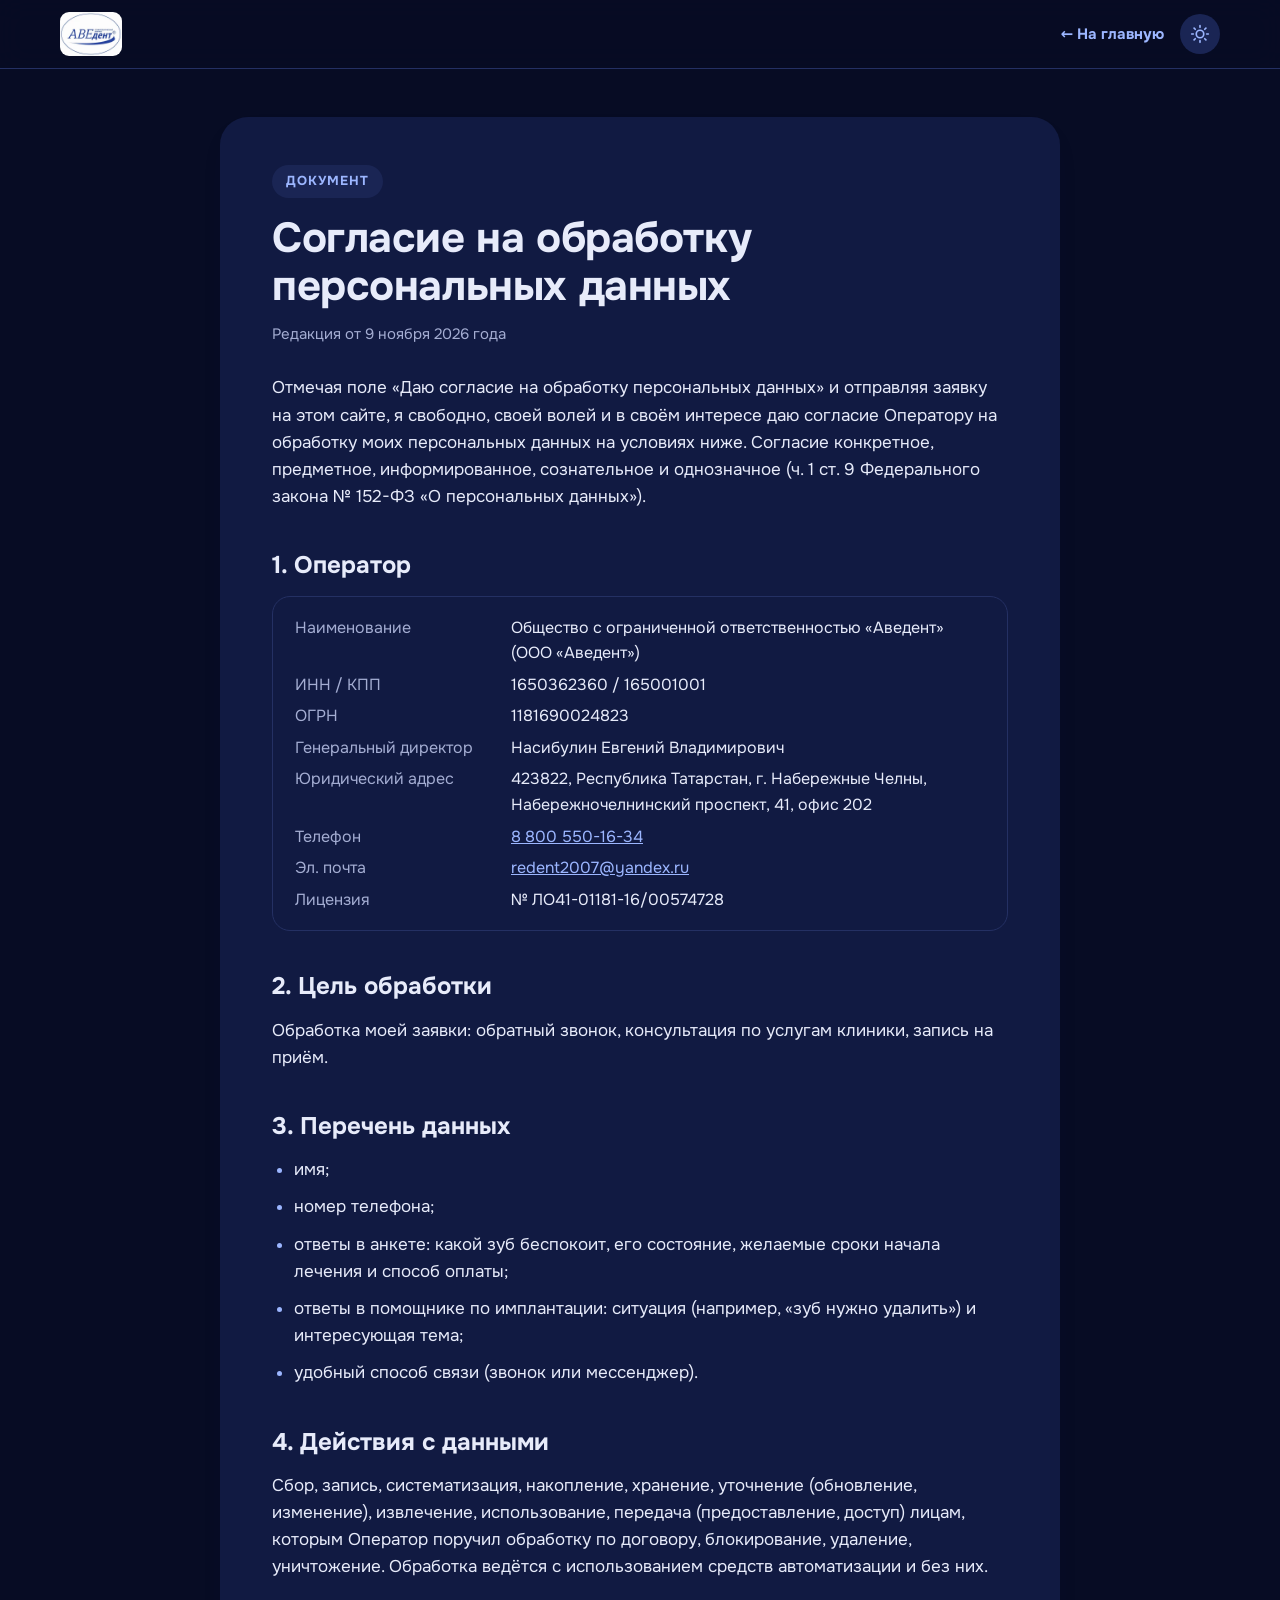
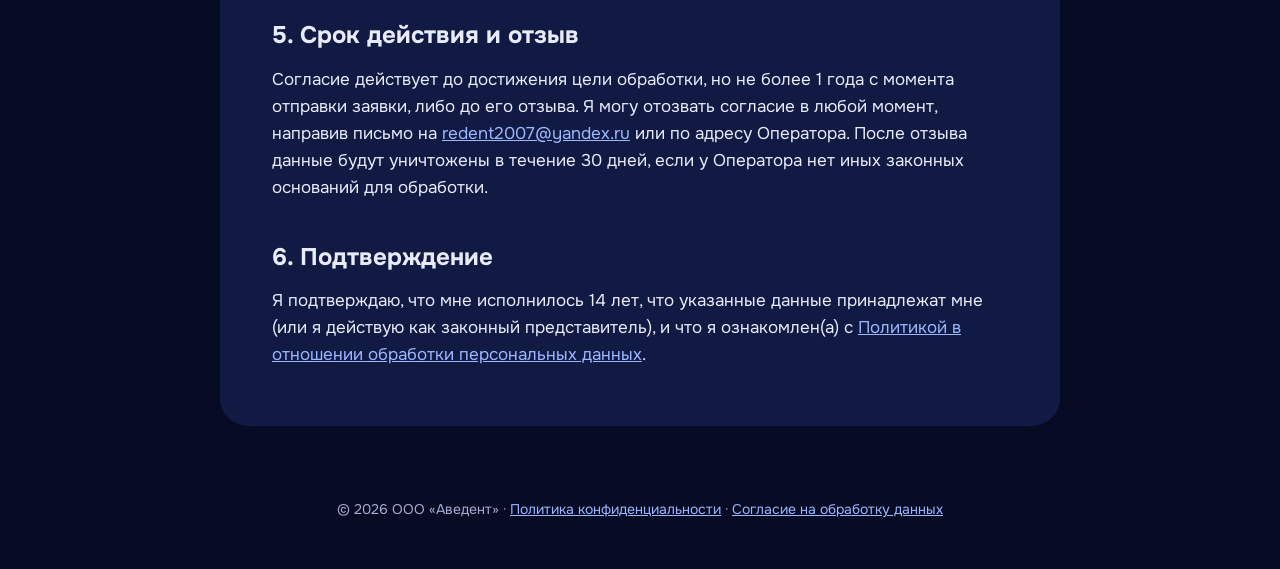
<file: consent.html>
<!doctype html>
<html lang="ru">
<head>
<meta charset="utf-8">
<meta name="viewport" content="width=device-width, initial-scale=1">
<title>Согласие на обработку персональных данных | Аведент</title>
<meta name="description" content="Согласие посетителя сайта на обработку персональных данных стоматологической клиникой «Аведент».">
<meta name="robots" content="noindex, follow">
<meta name="theme-color" content="#2541a0">
<script>(function(){var t,h=new Date().getHours();try{var s=JSON.parse(localStorage.getItem('theme2')||'null');if(s&&s.u>Date.now())t=s.t;}catch(e){}if(!t)t=(h>=6&&h<18)?'light':'dark';if(t==='dark')document.documentElement.setAttribute('data-theme','dark');})();</script>
<link rel="icon" href="img/logo.webp" type="image/webp">
<link rel="preload" href="fonts/onest-cyrillic.woff2" as="font" type="font/woff2" crossorigin>
<link rel="stylesheet" href="legal.css">
</head>
<body>
<header class="hdr"><div class="wrap">
  <a href="./"><img src="img/logo.webp" alt="Стоматологическая клиника «Аведент»" width="63" height="44"></a>
  <a class="back" href="./">← На главную</a>
  <button class="theme-tg" id="themeTg" type="button" aria-label="Тёмная тема" aria-pressed="false" title="Сменить тему">
    <svg class="i-moon" viewBox="0 0 24 24" fill="none" stroke="currentColor" stroke-width="2" stroke-linecap="round" stroke-linejoin="round" aria-hidden="true"><path d="M21 12.8A9 9 0 1 1 11.2 3a7 7 0 0 0 9.8 9.8z"/></svg>
    <svg class="i-sun" viewBox="0 0 24 24" fill="none" stroke="currentColor" stroke-width="2" stroke-linecap="round" aria-hidden="true"><circle cx="12" cy="12" r="4.5"/><path d="M12 2v2M12 20v2M4.9 4.9l1.4 1.4M17.7 17.7l1.4 1.4M2 12h2M20 12h2M4.9 19.1l1.4-1.4M17.7 6.3l1.4-1.4"/></svg>
  </button>
</div></header>
<main><div class="wrap"><article class="doc">

<span class="eyebrow">Документ</span>
<h1>Согласие на&nbsp;обработку персональных данных</h1>
<p class="meta">Редакция от 9 ноября 2026 года</p>

<p>Отмечая поле «Даю согласие на обработку персональных данных» и отправляя заявку на этом сайте, я свободно, своей волей и в своём интересе даю согласие Оператору на обработку моих персональных данных на условиях ниже. Согласие конкретное, предметное, информированное, сознательное и однозначное (ч. 1 ст. 9 Федерального закона № 152-ФЗ «О персональных данных»).</p>

<h2>1. Оператор</h2>
<div class="card"><dl>
  <dt>Наименование</dt><dd>Общество с ограниченной ответственностью «Аведент» (ООО «Аведент»)</dd>
  <dt>ИНН / КПП</dt><dd>1650362360 / 165001001</dd>
  <dt>ОГРН</dt><dd>1181690024823</dd>
  <dt>Генеральный директор</dt><dd>Насибулин Евгений Владимирович</dd>
  <dt>Юридический адрес</dt><dd>423822, Республика Татарстан, г. Набережные Челны, Набережночелнинский проспект, 41, офис 202</dd>
  <dt>Телефон</dt><dd><a href="tel:+78005501634">8 800 550-16-34</a></dd>
  <dt>Эл. почта</dt><dd><a href="mailto:redent2007@yandex.ru">redent2007@yandex.ru</a></dd>
  <dt>Лицензия</dt><dd>№ ЛО41-01181-16/00574728</dd>
</dl></div>

<h2>2. Цель обработки</h2>
<p>Обработка моей заявки: обратный звонок, консультация по услугам клиники, запись на приём.</p>

<h2>3. Перечень данных</h2>
<ul>
  <li>имя;</li>
  <li>номер телефона;</li>
  <li>ответы в анкете: какой зуб беспокоит, его состояние, желаемые сроки начала лечения и способ оплаты;</li>
  <li>ответы в помощнике по имплантации: ситуация (например, «зуб нужно удалить») и интересующая тема;</li>
  <li>удобный способ связи (звонок или мессенджер).</li>
</ul>

<h2>4. Действия с данными</h2>
<p>Сбор, запись, систематизация, накопление, хранение, уточнение (обновление, изменение), извлечение, использование, передача (предоставление, доступ) лицам, которым Оператор поручил обработку по договору, блокирование, удаление, уничтожение. Обработка ведётся с использованием средств автоматизации и без них.</p>

<h2>5. Срок действия и отзыв</h2>
<p>Согласие действует до достижения цели обработки, но не более 1 года с момента отправки заявки, либо до его отзыва. Я могу отозвать согласие в любой момент, направив письмо на <a href="mailto:redent2007@yandex.ru">redent2007@yandex.ru</a> или по адресу Оператора. После отзыва данные будут уничтожены в течение 30 дней, если у Оператора нет иных законных оснований для обработки.</p>

<h2>6. Подтверждение</h2>
<p>Я подтверждаю, что мне исполнилось 14 лет, что указанные данные принадлежат мне (или я действую как законный представитель), и что я ознакомлен(а) с <a href="privacy.html">Политикой в отношении обработки персональных данных</a>.</p>
</article></div></main>
<footer><div class="wrap">© 2026 ООО «Аведент» · <a href="privacy.html">Политика конфиденциальности</a> · <a href="consent.html">Согласие на обработку данных</a></div></footer>
<script>
(function(){var tg=document.getElementById('themeTg'),r=document.documentElement;
function s(){var d=r.getAttribute('data-theme')==='dark';tg.setAttribute('aria-pressed',d);tg.setAttribute('aria-label',d?'Светлая тема':'Тёмная тема');}
s();tg.addEventListener('click',function(){var d=r.getAttribute('data-theme')!=='dark';if(d)r.setAttribute('data-theme','dark');else r.removeAttribute('data-theme');try{var n=new Date(),b=new Date(n);b.setMinutes(0,0,0);var hh=n.getHours();if(hh<6)b.setHours(6);else if(hh<18)b.setHours(18);else{b.setDate(b.getDate()+1);b.setHours(6);}localStorage.setItem('theme2',JSON.stringify({t:d?'dark':'light',u:b.getTime()}));}catch(e){}s();});})();
</script>
</body>
</html>
</file>
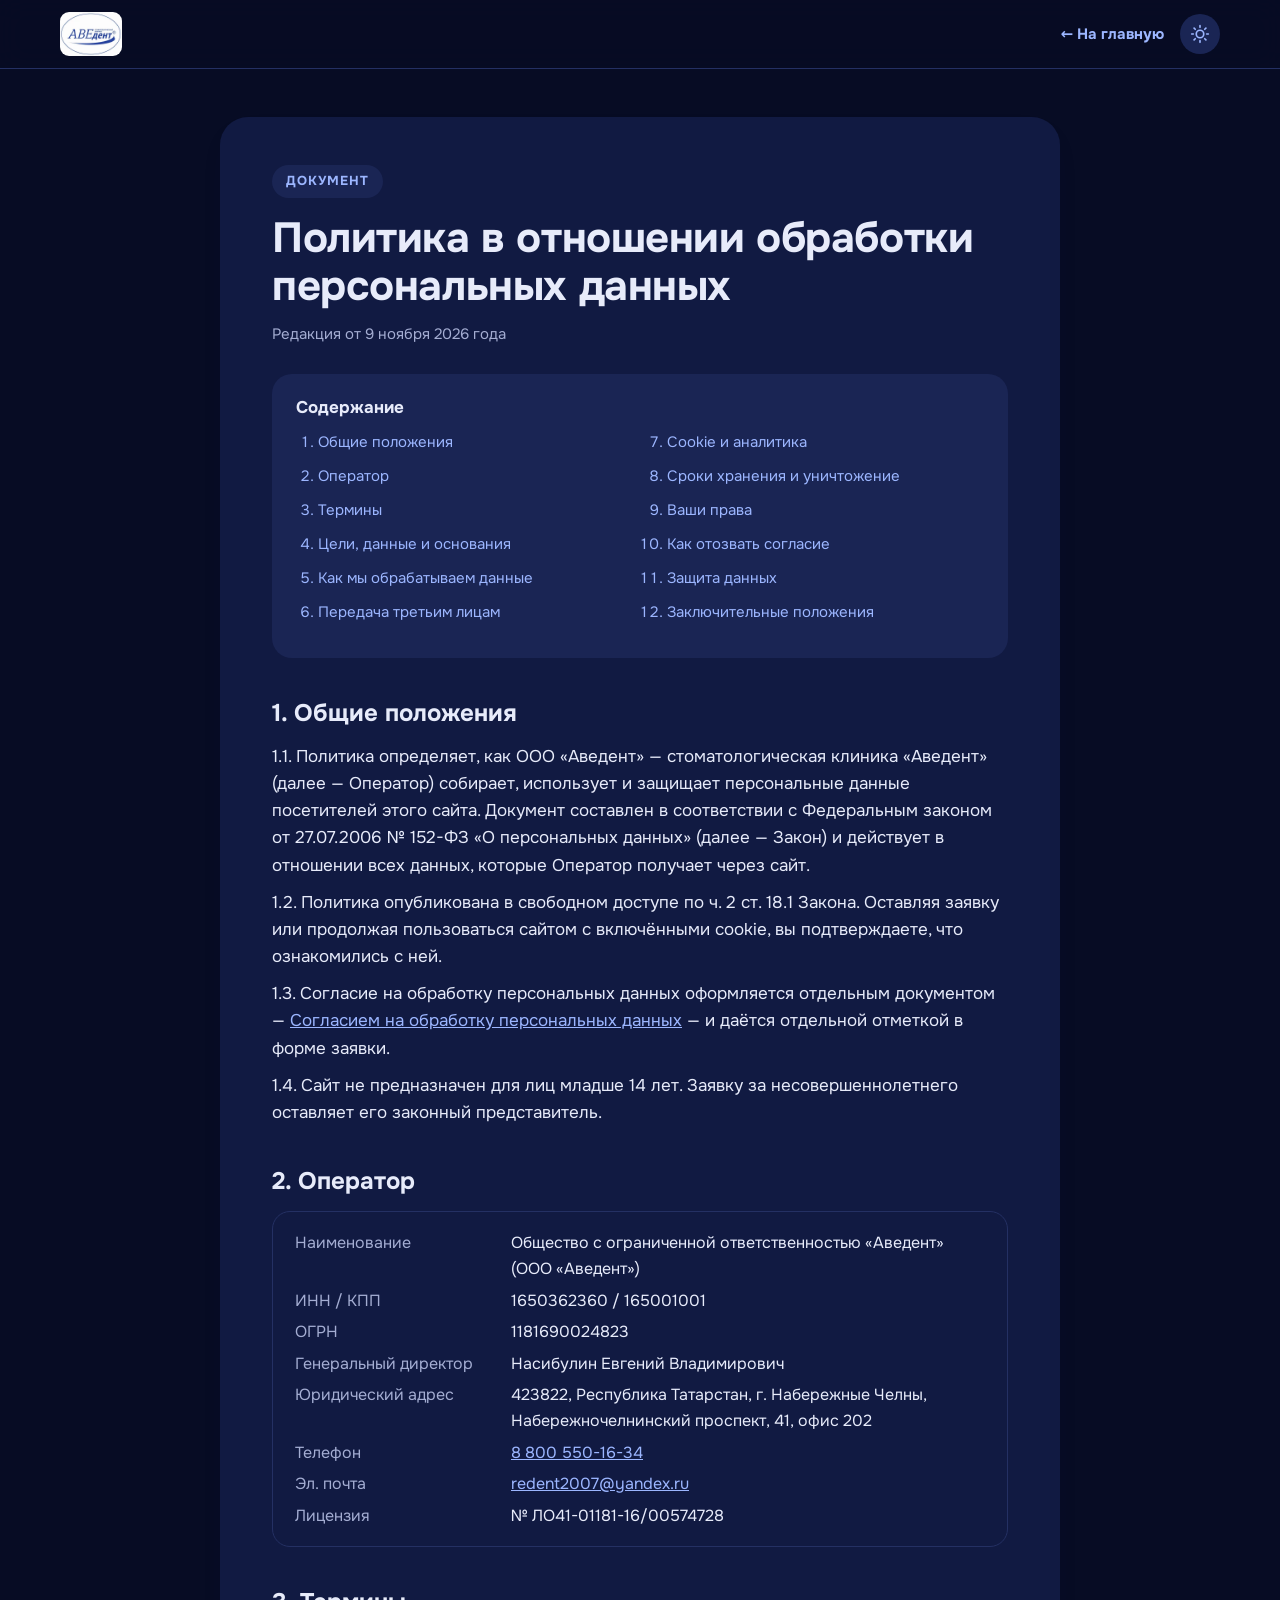
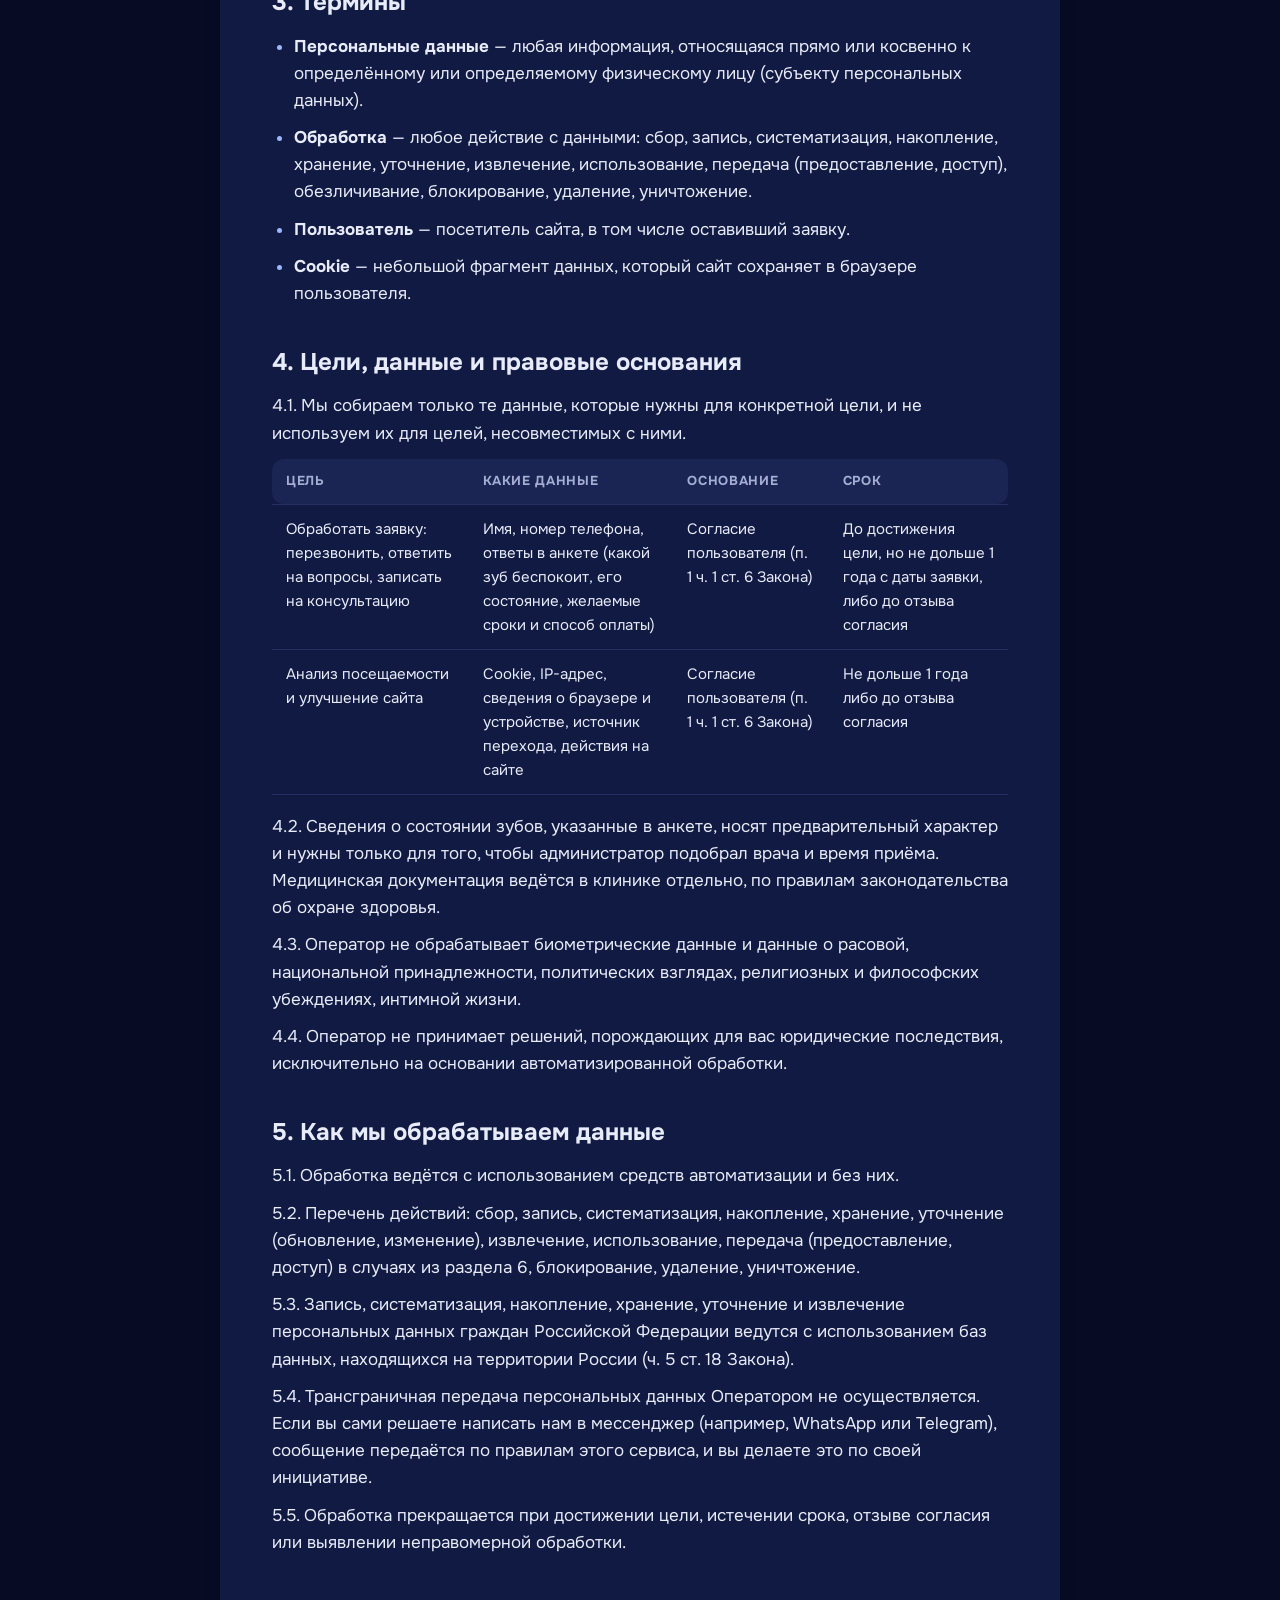
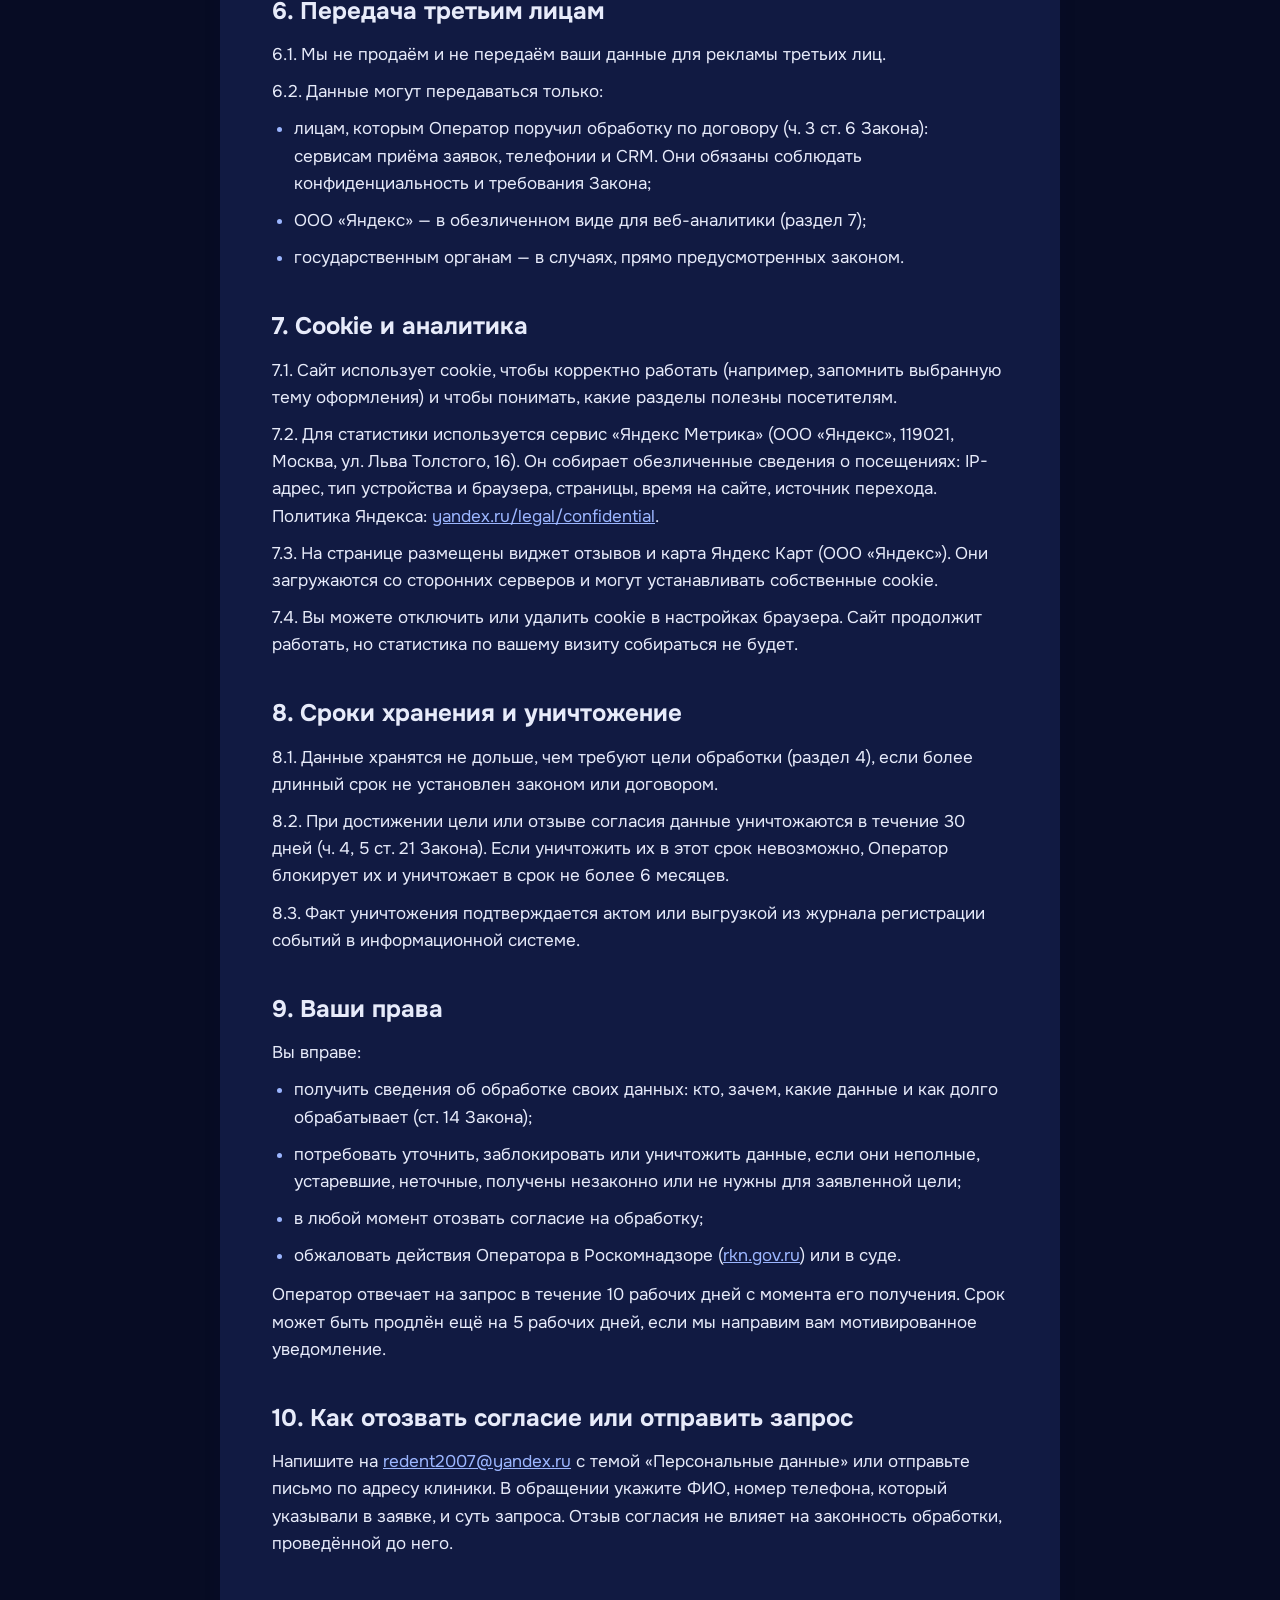
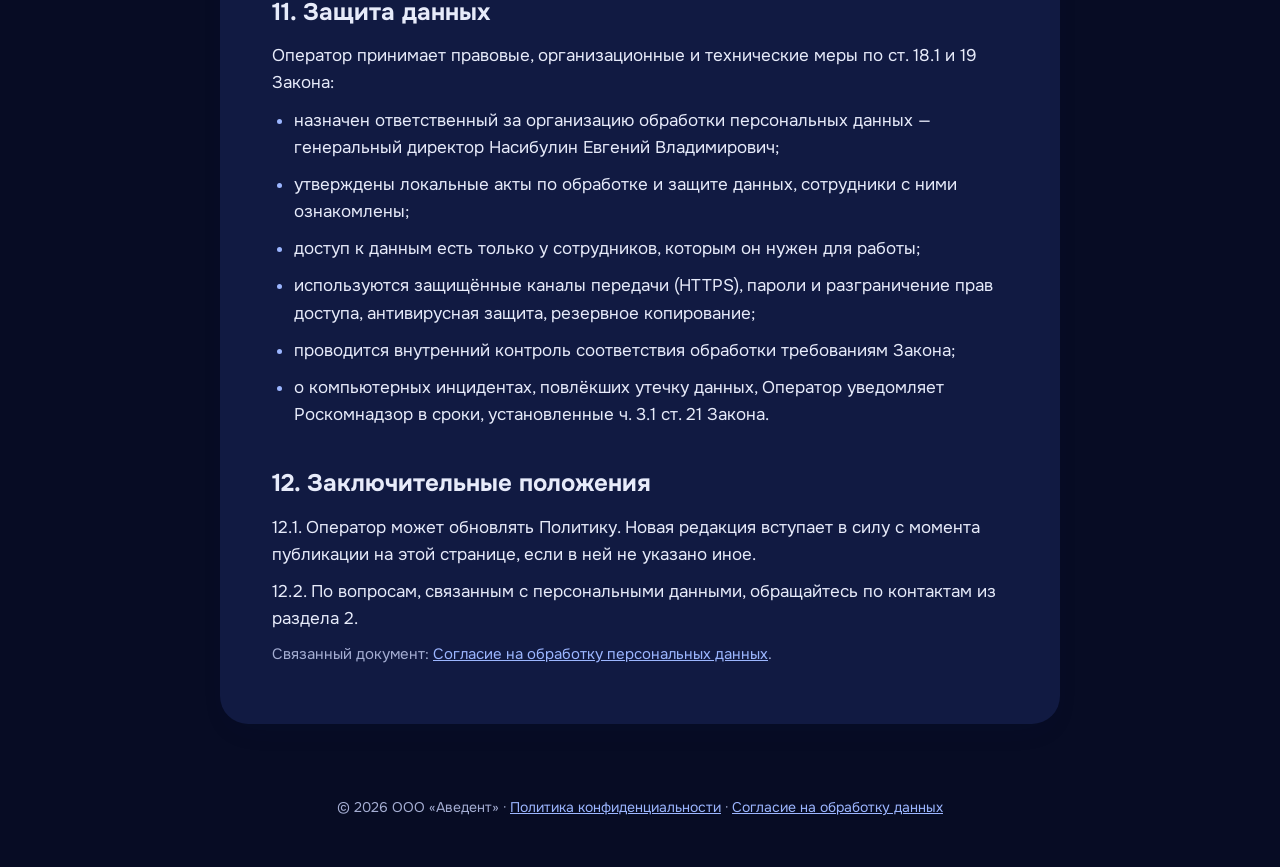
<file: privacy.html>
<!doctype html>
<html lang="ru">
<head>
<meta charset="utf-8">
<meta name="viewport" content="width=device-width, initial-scale=1">
<title>Политика конфиденциальности | Аведент</title>
<meta name="description" content="Политика обработки персональных данных стоматологической клиники «Аведент», Набережные Челны.">
<meta name="robots" content="noindex, follow">
<meta name="theme-color" content="#2541a0">
<script>(function(){var t,h=new Date().getHours();try{var s=JSON.parse(localStorage.getItem('theme2')||'null');if(s&&s.u>Date.now())t=s.t;}catch(e){}if(!t)t=(h>=6&&h<18)?'light':'dark';if(t==='dark')document.documentElement.setAttribute('data-theme','dark');})();</script>
<link rel="icon" href="img/logo.webp" type="image/webp">
<link rel="preload" href="fonts/onest-cyrillic.woff2" as="font" type="font/woff2" crossorigin>
<link rel="stylesheet" href="legal.css">
</head>
<body>
<header class="hdr"><div class="wrap">
  <a href="./"><img src="img/logo.webp" alt="Стоматологическая клиника «Аведент»" width="63" height="44"></a>
  <a class="back" href="./">← На главную</a>
  <button class="theme-tg" id="themeTg" type="button" aria-label="Тёмная тема" aria-pressed="false" title="Сменить тему">
    <svg class="i-moon" viewBox="0 0 24 24" fill="none" stroke="currentColor" stroke-width="2" stroke-linecap="round" stroke-linejoin="round" aria-hidden="true"><path d="M21 12.8A9 9 0 1 1 11.2 3a7 7 0 0 0 9.8 9.8z"/></svg>
    <svg class="i-sun" viewBox="0 0 24 24" fill="none" stroke="currentColor" stroke-width="2" stroke-linecap="round" aria-hidden="true"><circle cx="12" cy="12" r="4.5"/><path d="M12 2v2M12 20v2M4.9 4.9l1.4 1.4M17.7 17.7l1.4 1.4M2 12h2M20 12h2M4.9 19.1l1.4-1.4M17.7 6.3l1.4-1.4"/></svg>
  </button>
</div></header>
<main><div class="wrap"><article class="doc">

<span class="eyebrow">Документ</span>
<h1>Политика в&nbsp;отношении обработки персональных данных</h1>
<p class="meta">Редакция от 9 ноября 2026 года</p>

<nav class="toc" aria-label="Содержание"><b>Содержание</b><ol>
  <li><a href="#p1">Общие положения</a></li>
  <li><a href="#p2">Оператор</a></li>
  <li><a href="#p3">Термины</a></li>
  <li><a href="#p4">Цели, данные и основания</a></li>
  <li><a href="#p5">Как мы обрабатываем данные</a></li>
  <li><a href="#p6">Передача третьим лицам</a></li>
  <li><a href="#p7">Cookie и аналитика</a></li>
  <li><a href="#p8">Сроки хранения и уничтожение</a></li>
  <li><a href="#p9">Ваши права</a></li>
  <li><a href="#p10">Как отозвать согласие</a></li>
  <li><a href="#p11">Защита данных</a></li>
  <li><a href="#p12">Заключительные положения</a></li>
</ol></nav>

<h2 id="p1">1. Общие положения</h2>
<p>1.1. Политика определяет, как ООО «Аведент» — стоматологическая клиника «Аведент» (далее — Оператор) собирает, использует и защищает персональные данные посетителей этого сайта. Документ составлен в соответствии с Федеральным законом от 27.07.2006 № 152-ФЗ «О персональных данных» (далее — Закон) и действует в отношении всех данных, которые Оператор получает через сайт.</p>
<p>1.2. Политика опубликована в свободном доступе по ч. 2 ст. 18.1 Закона. Оставляя заявку или продолжая пользоваться сайтом с включёнными cookie, вы подтверждаете, что ознакомились с ней.</p>
<p>1.3. Согласие на обработку персональных данных оформляется отдельным документом — <a href="consent.html">Согласием на обработку персональных данных</a> — и даётся отдельной отметкой в форме заявки.</p>
<p>1.4. Сайт не предназначен для лиц младше 14 лет. Заявку за несовершеннолетнего оставляет его законный представитель.</p>

<h2 id="p2">2. Оператор</h2>
<div class="card"><dl>
  <dt>Наименование</dt><dd>Общество с ограниченной ответственностью «Аведент» (ООО «Аведент»)</dd>
  <dt>ИНН / КПП</dt><dd>1650362360 / 165001001</dd>
  <dt>ОГРН</dt><dd>1181690024823</dd>
  <dt>Генеральный директор</dt><dd>Насибулин Евгений Владимирович</dd>
  <dt>Юридический адрес</dt><dd>423822, Республика Татарстан, г. Набережные Челны, Набережночелнинский проспект, 41, офис 202</dd>
  <dt>Телефон</dt><dd><a href="tel:+78005501634">8 800 550-16-34</a></dd>
  <dt>Эл. почта</dt><dd><a href="mailto:redent2007@yandex.ru">redent2007@yandex.ru</a></dd>
  <dt>Лицензия</dt><dd>№ ЛО41-01181-16/00574728</dd>
</dl></div>

<h2 id="p3">3. Термины</h2>
<ul>
  <li><b>Персональные данные</b> — любая информация, относящаяся прямо или косвенно к определённому или определяемому физическому лицу (субъекту персональных данных).</li>
  <li><b>Обработка</b> — любое действие с данными: сбор, запись, систематизация, накопление, хранение, уточнение, извлечение, использование, передача (предоставление, доступ), обезличивание, блокирование, удаление, уничтожение.</li>
  <li><b>Пользователь</b> — посетитель сайта, в том числе оставивший заявку.</li>
  <li><b>Cookie</b> — небольшой фрагмент данных, который сайт сохраняет в браузере пользователя.</li>
</ul>

<h2 id="p4">4. Цели, данные и правовые основания</h2>
<p>4.1. Мы собираем только те данные, которые нужны для конкретной цели, и не используем их для целей, несовместимых с ними.</p>
<div class="tbl" tabindex="0" role="region" aria-label="Цели обработки данных"><table>
  <thead><tr><th>Цель</th><th>Какие данные</th><th>Основание</th><th>Срок</th></tr></thead>
  <tbody>
    <tr><td>Обработать заявку: перезвонить, ответить на вопросы, записать на консультацию</td><td>Имя, номер телефона, ответы в анкете (какой зуб беспокоит, его состояние, желаемые сроки и способ оплаты)</td><td>Согласие пользователя (п. 1 ч. 1 ст. 6 Закона)</td><td>До достижения цели, но не дольше 1 года с даты заявки, либо до отзыва согласия</td></tr>
    <tr><td>Анализ посещаемости и улучшение сайта</td><td>Cookie, IP-адрес, сведения о браузере и устройстве, источник перехода, действия на сайте</td><td>Согласие пользователя (п. 1 ч. 1 ст. 6 Закона)</td><td>Не дольше 1 года либо до отзыва согласия</td></tr>
  </tbody>
</table></div>
<p>4.2. Сведения о состоянии зубов, указанные в анкете, носят предварительный характер и нужны только для того, чтобы администратор подобрал врача и время приёма. Медицинская документация ведётся в клинике отдельно, по правилам законодательства об охране здоровья.</p>
<p>4.3. Оператор не обрабатывает биометрические данные и данные о расовой, национальной принадлежности, политических взглядах, религиозных и философских убеждениях, интимной жизни.</p>
<p>4.4. Оператор не принимает решений, порождающих для вас юридические последствия, исключительно на основании автоматизированной обработки.</p>

<h2 id="p5">5. Как мы обрабатываем данные</h2>
<p>5.1. Обработка ведётся с использованием средств автоматизации и без них.</p>
<p>5.2. Перечень действий: сбор, запись, систематизация, накопление, хранение, уточнение (обновление, изменение), извлечение, использование, передача (предоставление, доступ) в случаях из раздела 6, блокирование, удаление, уничтожение.</p>
<p>5.3. Запись, систематизация, накопление, хранение, уточнение и извлечение персональных данных граждан Российской Федерации ведутся с использованием баз данных, находящихся на территории России (ч. 5 ст. 18 Закона).</p>
<p>5.4. Трансграничная передача персональных данных Оператором не осуществляется. Если вы сами решаете написать нам в мессенджер (например, WhatsApp или Telegram), сообщение передаётся по правилам этого сервиса, и вы делаете это по своей инициативе.</p>
<p>5.5. Обработка прекращается при достижении цели, истечении срока, отзыве согласия или выявлении неправомерной обработки.</p>

<h2 id="p6">6. Передача третьим лицам</h2>
<p>6.1. Мы не продаём и не передаём ваши данные для рекламы третьих лиц.</p>
<p>6.2. Данные могут передаваться только:</p>
<ul>
  <li>лицам, которым Оператор поручил обработку по договору (ч. 3 ст. 6 Закона): сервисам приёма заявок, телефонии и CRM. Они обязаны соблюдать конфиденциальность и требования Закона;</li>
  <li>ООО «Яндекс» — в обезличенном виде для веб-аналитики (раздел 7);</li>
  <li>государственным органам — в случаях, прямо предусмотренных законом.</li>
</ul>

<h2 id="p7">7. Cookie и аналитика</h2>
<p>7.1. Сайт использует cookie, чтобы корректно работать (например, запомнить выбранную тему оформления) и чтобы понимать, какие разделы полезны посетителям.</p>
<p>7.2. Для статистики используется сервис «Яндекс Метрика» (ООО «Яндекс», 119021, Москва, ул. Льва Толстого, 16). Он собирает обезличенные сведения о посещениях: IP-адрес, тип устройства и браузера, страницы, время на сайте, источник перехода. Политика Яндекса: <a href="https://yandex.ru/legal/confidential/" target="_blank" rel="noopener">yandex.ru/legal/confidential</a>.</p>
<p>7.3. На странице размещены виджет отзывов и карта Яндекс Карт (ООО «Яндекс»). Они загружаются со сторонних серверов и могут устанавливать собственные cookie.</p>
<p>7.4. Вы можете отключить или удалить cookie в настройках браузера. Сайт продолжит работать, но статистика по вашему визиту собираться не будет.</p>

<h2 id="p8">8. Сроки хранения и уничтожение</h2>
<p>8.1. Данные хранятся не дольше, чем требуют цели обработки (раздел 4), если более длинный срок не установлен законом или договором.</p>
<p>8.2. При достижении цели или отзыве согласия данные уничтожаются в течение 30 дней (ч. 4, 5 ст. 21 Закона). Если уничтожить их в этот срок невозможно, Оператор блокирует их и уничтожает в срок не более 6 месяцев.</p>
<p>8.3. Факт уничтожения подтверждается актом или выгрузкой из журнала регистрации событий в информационной системе.</p>

<h2 id="p9">9. Ваши права</h2>
<p>Вы вправе:</p>
<ul>
  <li>получить сведения об обработке своих данных: кто, зачем, какие данные и как долго обрабатывает (ст. 14 Закона);</li>
  <li>потребовать уточнить, заблокировать или уничтожить данные, если они неполные, устаревшие, неточные, получены незаконно или не нужны для заявленной цели;</li>
  <li>в любой момент отозвать согласие на обработку;</li>
  <li>обжаловать действия Оператора в Роскомнадзоре (<a href="https://rkn.gov.ru/" target="_blank" rel="noopener">rkn.gov.ru</a>) или в суде.</li>
</ul>
<p>Оператор отвечает на запрос в течение 10 рабочих дней с момента его получения. Срок может быть продлён ещё на 5 рабочих дней, если мы направим вам мотивированное уведомление.</p>

<h2 id="p10">10. Как отозвать согласие или отправить запрос</h2>
<p>Напишите на <a href="mailto:redent2007@yandex.ru">redent2007@yandex.ru</a> с темой «Персональные данные» или отправьте письмо по адресу клиники. В обращении укажите ФИО, номер телефона, который указывали в заявке, и суть запроса. Отзыв согласия не влияет на законность обработки, проведённой до него.</p>

<h2 id="p11">11. Защита данных</h2>
<p>Оператор принимает правовые, организационные и технические меры по ст. 18.1 и 19 Закона:</p>
<ul>
  <li>назначен ответственный за организацию обработки персональных данных — генеральный директор Насибулин Евгений Владимирович;</li>
  <li>утверждены локальные акты по обработке и защите данных, сотрудники с ними ознакомлены;</li>
  <li>доступ к данным есть только у сотрудников, которым он нужен для работы;</li>
  <li>используются защищённые каналы передачи (HTTPS), пароли и разграничение прав доступа, антивирусная защита, резервное копирование;</li>
  <li>проводится внутренний контроль соответствия обработки требованиям Закона;</li>
  <li>о компьютерных инцидентах, повлёкших утечку данных, Оператор уведомляет Роскомнадзор в сроки, установленные ч. 3.1 ст. 21 Закона.</li>
</ul>

<h2 id="p12">12. Заключительные положения</h2>
<p>12.1. Оператор может обновлять Политику. Новая редакция вступает в силу с момента публикации на этой странице, если в ней не указано иное.</p>
<p>12.2. По вопросам, связанным с персональными данными, обращайтесь по контактам из раздела 2.</p>
<p class="note">Связанный документ: <a href="consent.html">Согласие на обработку персональных данных</a>.</p>
</article></div></main>
<footer><div class="wrap">© 2026 ООО «Аведент» · <a href="privacy.html">Политика конфиденциальности</a> · <a href="consent.html">Согласие на обработку данных</a></div></footer>
<script>
(function(){var tg=document.getElementById('themeTg'),r=document.documentElement;
function s(){var d=r.getAttribute('data-theme')==='dark';tg.setAttribute('aria-pressed',d);tg.setAttribute('aria-label',d?'Светлая тема':'Тёмная тема');}
s();tg.addEventListener('click',function(){var d=r.getAttribute('data-theme')!=='dark';if(d)r.setAttribute('data-theme','dark');else r.removeAttribute('data-theme');try{var n=new Date(),b=new Date(n);b.setMinutes(0,0,0);var hh=n.getHours();if(hh<6)b.setHours(6);else if(hh<18)b.setHours(18);else{b.setDate(b.getDate()+1);b.setHours(6);}localStorage.setItem('theme2',JSON.stringify({t:d?'dark':'light',u:b.getTime()}));}catch(e){}s();});})();
</script>
</body>
</html>
</file>
<file: legal.css>
:root{--blue:#2541a0;--navy:#0d1842;--sky:#eaf0fd;--sky-2:#d6e1fb;--ink:#121735;--muted:#5a6286;--line:#dde3f3;--bg:#f4f6fc;--surface:#fff;--accent:#2541a0;--heading:#0d1842;--hdr-bg:rgba(244,246,252,.86);--todo:#fff4c2;--todo-ink:#121735;color-scheme:light}
:root[data-theme="dark"]{--blue:#3556c4;--sky:#1a2554;--sky-2:#2b3a78;--ink:#e7ebfa;--muted:#a4add2;--line:#243063;--bg:#070c24;--surface:#111a42;--accent:#9cb6ff;--heading:#e7ebfa;--hdr-bg:rgba(7,12,36,.86);--todo:#5a4a10;--todo-ink:#fff4c2;color-scheme:dark}
*{box-sizing:border-box;margin:0;padding:0}
html{scroll-behavior:smooth}
body{font-family:Onest,system-ui,-apple-system,"Segoe UI",Roboto,Arial,sans-serif;background:var(--bg);color:var(--ink);line-height:1.6;font-size:17px}
a{color:var(--accent)}
.wrap{max-width:880px;margin:0 auto;padding:0 20px}
.hdr{position:sticky;top:0;z-index:5;background:var(--hdr-bg);backdrop-filter:blur(14px);-webkit-backdrop-filter:blur(14px);border-bottom:1px solid var(--line)}
.hdr .wrap{display:flex;align-items:center;gap:16px;height:68px;max-width:1200px}
.hdr img{height:44px;width:auto;border-radius:9px;display:block}
.back{margin-left:auto;font-weight:700;font-size:15px;text-decoration:none;color:var(--accent);white-space:nowrap}
.theme-tg{flex:none;width:40px;height:40px;border-radius:50%;border:0;display:grid;place-items:center;cursor:pointer;background:var(--sky);color:var(--accent)}
.theme-tg svg{width:20px;height:20px}.theme-tg .i-sun{display:none}
:root[data-theme="dark"] .theme-tg .i-sun{display:block}:root[data-theme="dark"] .theme-tg .i-moon{display:none}
main{padding:48px 0 72px}
.doc{background:var(--surface);border-radius:28px;padding:48px 52px;box-shadow:0 12px 32px -16px rgba(13,24,66,.18)}
.eyebrow{display:inline-block;font-size:13px;font-weight:700;letter-spacing:.08em;text-transform:uppercase;color:var(--accent);background:var(--sky);padding:6px 14px;border-radius:99px;margin-bottom:16px}
h1{font-size:clamp(28px,4vw,42px);line-height:1.15;color:var(--heading);margin-bottom:12px;letter-spacing:-.01em}
.meta{color:var(--muted);font-size:15px;margin-bottom:28px}
h2{font-size:clamp(20px,2.4vw,24px);color:var(--heading);margin:40px 0 14px;line-height:1.3;scroll-margin-top:90px}
p,li{margin-bottom:10px}
ul,ol{padding-left:22px;margin-bottom:12px}
li::marker{color:var(--accent)}
.toc{background:var(--sky);border-radius:20px;padding:20px 24px 12px;margin:0 0 8px}
.toc b{display:block;margin-bottom:8px}
.toc ol{columns:2;column-gap:32px;font-size:15px}
.toc a{text-decoration:none}
.card{border:1px solid var(--line);border-radius:18px;padding:18px 22px;margin:12px 0 16px}
.card dl{display:grid;grid-template-columns:200px 1fr;gap:6px 16px;font-size:16px}
.card dt{color:var(--muted)}
.tbl{width:100%;overflow-x:auto;margin:12px 0 18px}
table{border-collapse:collapse;width:100%;font-size:15px;min-width:600px}
th,td{text-align:left;vertical-align:top;padding:12px 14px;border-bottom:1px solid var(--line)}
th{font-size:13px;text-transform:uppercase;letter-spacing:.05em;color:var(--muted);background:var(--sky)}
th:first-child{border-radius:12px 0 0 12px}th:last-child{border-radius:0 12px 12px 0}
.todo{background:var(--todo);color:var(--todo-ink);border-radius:6px;padding:0 6px}
.note{font-size:15px;color:var(--muted)}
footer{padding:0 0 48px;font-size:14px;color:var(--muted);text-align:center}
@media (max-width:700px){.doc{padding:28px 20px;border-radius:22px}.toc ol{columns:1}.card dl{grid-template-columns:1fr;gap:2px}.card dd{margin-bottom:8px}main{padding:24px 0 48px}body{font-size:16px}}
@media print{.hdr,.theme-tg,.toc{display:none}.doc{box-shadow:none;padding:0}body{background:#fff;color:#000}}
@font-face{font-family:Onest;font-style:normal;font-weight:400 800;font-display:swap;src:url(fonts/onest-cyrillic.woff2) format("woff2");unicode-range:U+0301,U+0400-045F,U+0490-0491,U+04B0-04B1,U+2116}
@font-face{font-family:Onest;font-style:normal;font-weight:400 800;font-display:swap;src:url(fonts/onest-latin.woff2) format("woff2");unicode-range:U+0000-00FF,U+0131,U+0152-0153,U+02BB-02BC,U+02C6,U+02DA,U+02DC,U+0304,U+0308,U+0329,U+2000-206F,U+20AC,U+20BD,U+2122,U+2191,U+2193,U+2212,U+2215,U+FEFF,U+FFFD}
</file>
